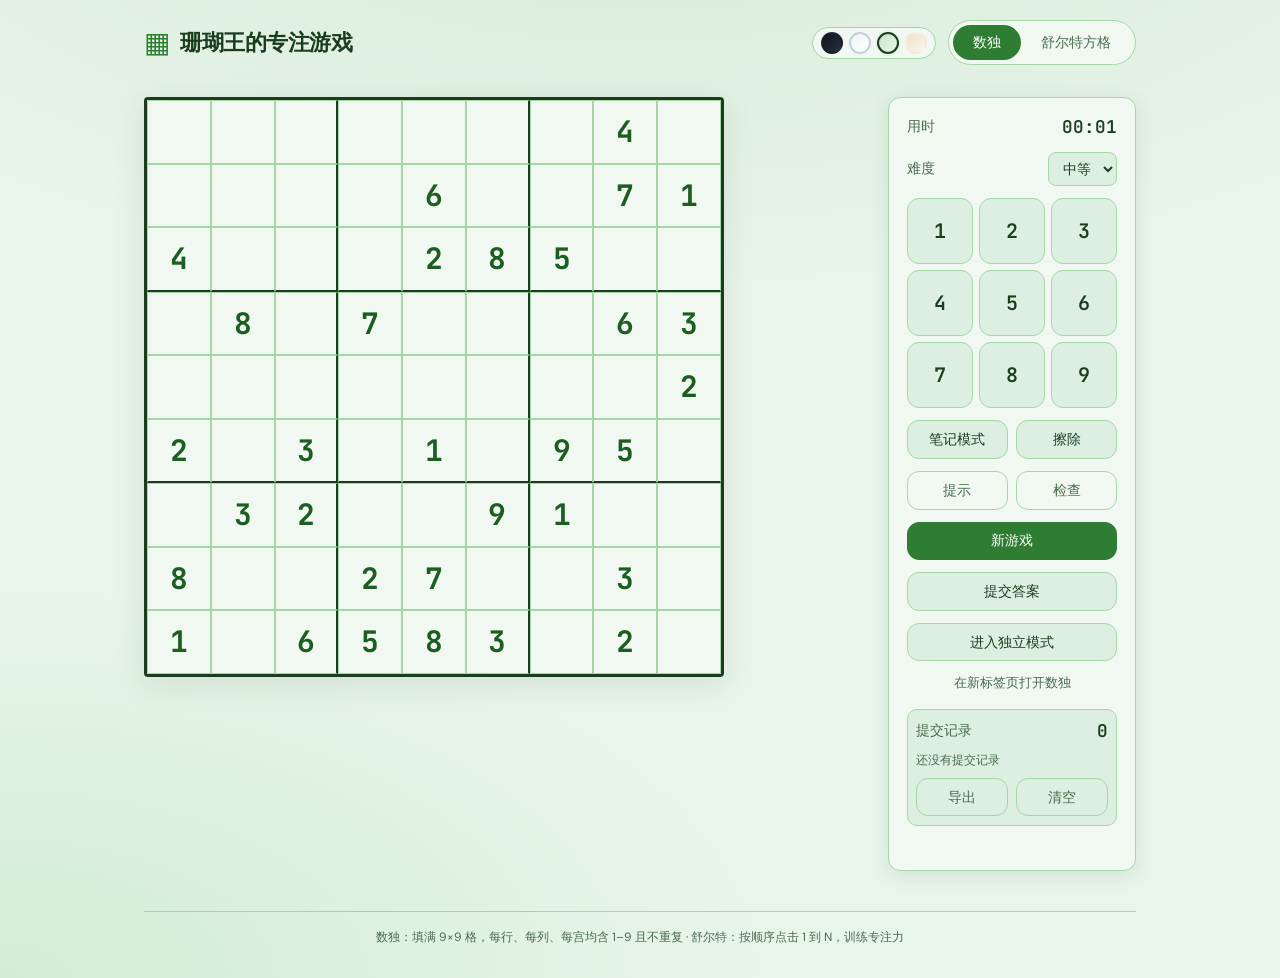
<file: index.html>
<!DOCTYPE html>
<html lang="zh-CN">
<head>
  <meta charset="UTF-8">
  <meta name="viewport" content="width=device-width, initial-scale=1.0">
  <title>珊瑚王的专注游戏</title>
  <link rel="preconnect" href="https://fonts.googleapis.com">
  <link rel="preconnect" href="https://fonts.gstatic.com" crossorigin>
  <link href="https://fonts.googleapis.com/css2?family=DM+Sans:ital,opsz,wght@0,9..40,400;0,9..40,500;0,9..40,600;0,9..40,700&family=JetBrains+Mono:wght@500;600&display=swap" rel="stylesheet">
  <link rel="stylesheet" href="css/style.css">
  <script>
    (function () {
      var t = localStorage.getItem("app-theme") || "green";
      document.documentElement.setAttribute("data-theme", t);
    })();
  </script>
</head>
<body>
  <div class="app">
    <header class="header">
      <div class="logo">
        <span class="logo-icon">▦</span>
        <h1>珊瑚王的专注游戏</h1>
      </div>
      <div class="header-actions">
        <div class="theme-switcher" role="group" aria-label="背景主题">
          <button type="button" class="theme-dot" data-theme="dark" title="深色" aria-label="深色"></button>
          <button type="button" class="theme-dot" data-theme="light" title="浅色" aria-label="浅色"></button>
          <button type="button" class="theme-dot" data-theme="green" title="护眼绿" aria-label="护眼绿"></button>
          <button type="button" class="theme-dot" data-theme="warm" title="暖色" aria-label="暖色"></button>
        </div>
        <nav class="tabs" role="tablist">
          <button class="tab active" data-tab="sudoku" role="tab" aria-selected="true">数独</button>
          <button class="tab" data-tab="schulte" role="tab" aria-selected="false">舒尔特方格</button>
        </nav>
      </div>
    </header>

    <main>
      <!-- 数独 -->
      <section id="panel-sudoku" class="panel active" role="tabpanel">
        <div id="sudoku-standalone-nav" class="sudoku-standalone-nav" hidden>
          <button type="button" class="btn btn-ghost" id="sudoku-exit-standalone">← 返回首页</button>
          <span class="standalone-badge" title="无提示，填完后自动检测">独立模式 · 无提示</span>
        </div>
        <div class="game-layout">
          <div class="board-wrap">
            <div id="sudoku-grid" class="sudoku-grid" aria-label="数独棋盘"></div>
          </div>
          <aside class="sidebar">
            <div class="stat-row">
              <span class="stat-label">用时</span>
              <span id="sudoku-timer" class="stat-value mono">00:00</span>
            </div>
            <div class="stat-row">
              <span class="stat-label">难度</span>
              <select id="sudoku-difficulty" class="select">
                <option value="easy">简单</option>
                <option value="medium" selected>中等</option>
                <option value="hard">困难</option>
                <option value="expert">专家</option>
              </select>
            </div>
            <div class="numpad" id="sudoku-numpad"></div>
            <div class="btn-group">
              <button type="button" class="btn btn-secondary" id="sudoku-note-toggle">笔记模式</button>
              <button type="button" class="btn btn-secondary" id="sudoku-erase">擦除</button>
            </div>
            <div class="btn-group sudoku-assist" id="sudoku-assist">
              <button type="button" class="btn btn-ghost" id="sudoku-hint">提示</button>
              <button type="button" class="btn btn-ghost" id="sudoku-check">检查</button>
            </div>
            <button type="button" class="btn btn-primary btn-block" id="sudoku-new">新游戏</button>
            <button type="button" class="btn btn-secondary btn-block" id="sudoku-submit">提交答案</button>
            <button type="button" class="btn btn-secondary btn-block" id="sudoku-standalone-toggle">进入独立模式</button>
            <a href="sudoku.html" class="standalone-link" target="_blank" rel="noopener">在新标签页打开数独</a>
            <div class="history-box">
              <div class="history-head">
                <span class="stat-label">提交记录</span>
                <span class="stat-value mono" id="sudoku-history-count">0</span>
              </div>
              <ul id="sudoku-history-list" class="history-list">
                <li class="history-empty">还没有提交记录</li>
              </ul>
              <div class="btn-group">
                <button type="button" class="btn btn-ghost" id="sudoku-export-history">导出</button>
                <button type="button" class="btn btn-ghost" id="sudoku-clear-history">清空</button>
              </div>
            </div>
            <p id="sudoku-message" class="message" aria-live="polite"></p>
          </aside>
        </div>
      </section>

      <!-- 舒尔特方格 -->
      <section id="panel-schulte" class="panel" role="tabpanel" hidden>
        <div class="schulte-layout">
          <div class="schulte-info">
            <div class="stat-card">
              <span class="stat-label">当前目标</span>
              <span id="schulte-target" class="stat-value large mono">1</span>
            </div>
            <div class="stat-card">
              <span class="stat-label">用时</span>
              <span id="schulte-timer" class="stat-value mono">0.00s</span>
            </div>
            <div class="stat-card">
              <span class="stat-label">最佳纪录</span>
              <span id="schulte-best" class="stat-value mono">—</span>
            </div>
          </div>
          <div class="schulte-controls">
            <label class="control-label">
              方格大小
              <select id="schulte-size" class="select">
                <option value="3">3×3</option>
                <option value="4" selected>4×4</option>
                <option value="5">5×5</option>
                <option value="6">6×6</option>
              </select>
            </label>
            <button type="button" class="btn btn-primary" id="schulte-start">开始 / 重新开始</button>
          </div>
          <div id="schulte-grid" class="schulte-grid size-4" aria-label="舒尔特方格"></div>
          <p id="schulte-message" class="message center" aria-live="polite">点击「开始」后，按从小到大的顺序依次点击数字</p>
        </div>
      </section>
    </main>

    <footer class="footer">
      <p>数独：填满 9×9 格，每行、每列、每宫均含 1–9 且不重复 · 舒尔特：按顺序点击 1 到 N，训练专注力</p>
    </footer>
  </div>

  <div id="toast" class="toast" hidden></div>

  <script src="js/sudoku-history.js"></script>
  <script src="js/sudoku.js"></script>
  <script src="js/schulte.js"></script>
  <script src="js/app.js"></script>
</body>
</html>
</file>
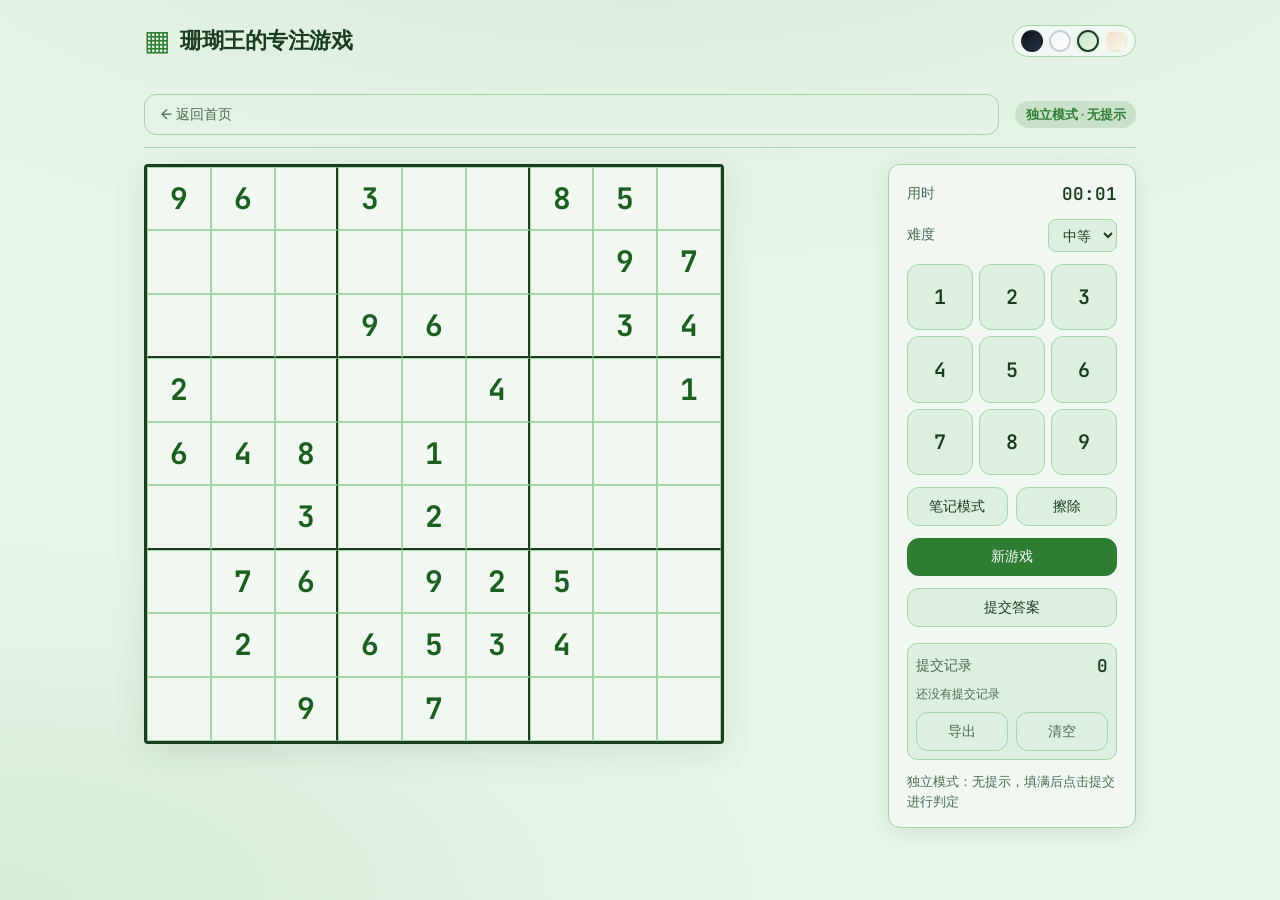
<file: sudoku.html>
<!DOCTYPE html>
<html lang="zh-CN">
<head>
  <meta charset="UTF-8">
  <meta name="viewport" content="width=device-width, initial-scale=1.0">
  <title>数独 - 珊瑚王的专注游戏</title>
  <link rel="preconnect" href="https://fonts.googleapis.com">
  <link rel="preconnect" href="https://fonts.gstatic.com" crossorigin>
  <link href="https://fonts.googleapis.com/css2?family=DM+Sans:ital,opsz,wght@0,9..40,400;0,9..40,500;0,9..40,600;0,9..40,700&family=JetBrains+Mono:wght@500;600&display=swap" rel="stylesheet">
  <link rel="stylesheet" href="css/style.css">
  <script>
    (function () {
      var t = localStorage.getItem("app-theme") || "green";
      document.documentElement.setAttribute("data-theme", t);
    })();
  </script>
</head>
<body class="sudoku-page">
  <div class="app">
    <header class="header">
      <div class="logo">
        <span class="logo-icon">▦</span>
        <h1>珊瑚王的专注游戏</h1>
      </div>
      <div class="header-actions">
        <div class="theme-switcher" role="group" aria-label="背景主题">
          <button type="button" class="theme-dot" data-theme="dark" title="深色" aria-label="深色"></button>
          <button type="button" class="theme-dot" data-theme="light" title="浅色" aria-label="浅色"></button>
          <button type="button" class="theme-dot" data-theme="green" title="护眼绿" aria-label="护眼绿"></button>
          <button type="button" class="theme-dot" data-theme="warm" title="暖色" aria-label="暖色"></button>
        </div>
      </div>
    </header>

    <main>
      <section id="panel-sudoku" class="panel active" role="tabpanel">
        <div class="sudoku-page-top">
          <a href="index.html" class="btn btn-ghost">← 返回首页</a>
          <span class="standalone-badge">独立模式 · 无提示</span>
        </div>
        <div class="game-layout">
          <div class="board-wrap">
            <div id="sudoku-grid" class="sudoku-grid" aria-label="数独棋盘"></div>
          </div>
          <aside class="sidebar">
            <div class="stat-row">
              <span class="stat-label">用时</span>
              <span id="sudoku-timer" class="stat-value mono">00:00</span>
            </div>
            <div class="stat-row">
              <span class="stat-label">难度</span>
              <select id="sudoku-difficulty" class="select">
                <option value="easy">简单</option>
                <option value="medium" selected>中等</option>
                <option value="hard">困难</option>
                <option value="expert">专家</option>
              </select>
            </div>
            <div class="numpad" id="sudoku-numpad"></div>
            <div class="btn-group">
              <button type="button" class="btn btn-secondary" id="sudoku-note-toggle">笔记模式</button>
              <button type="button" class="btn btn-secondary" id="sudoku-erase">擦除</button>
            </div>
            <div class="btn-group sudoku-assist" id="sudoku-assist">
              <button type="button" class="btn btn-ghost" id="sudoku-hint">提示</button>
              <button type="button" class="btn btn-ghost" id="sudoku-check">检查</button>
            </div>
            <button type="button" class="btn btn-primary btn-block" id="sudoku-new">新游戏</button>
            <button type="button" class="btn btn-secondary btn-block" id="sudoku-submit">提交答案</button>
            <div class="history-box">
              <div class="history-head">
                <span class="stat-label">提交记录</span>
                <span class="stat-value mono" id="sudoku-history-count">0</span>
              </div>
              <ul id="sudoku-history-list" class="history-list">
                <li class="history-empty">还没有提交记录</li>
              </ul>
              <div class="btn-group">
                <button type="button" class="btn btn-ghost" id="sudoku-export-history">导出</button>
                <button type="button" class="btn btn-ghost" id="sudoku-clear-history">清空</button>
              </div>
            </div>
            <p id="sudoku-message" class="message" aria-live="polite"></p>
          </aside>
        </div>
      </section>
    </main>
  </div>

  <div id="toast" class="toast" hidden></div>

  <script src="js/sudoku-history.js"></script>
  <script src="js/sudoku.js"></script>
  <script src="js/app-sudoku-only.js"></script>
</body>
</html>
</file>
<file: css/style.css>
:root,
[data-theme="dark"] {
  --bg: #0f1419;
  --surface: #1a2332;
  --surface-2: #243044;
  --border: #2d3f56;
  --text: #e8edf4;
  --text-muted: #8b9cb3;
  --accent: #3d9cf5;
  --accent-dim: #2a6fad;
  --success: #34d399;
  --warning: #fbbf24;
  --error: #f87171;
  --given: #6ee7b7;
  --highlight: rgba(61, 156, 245, 0.15);
  --highlight-peer: rgba(61, 156, 245, 0.08);
  --highlight-same: rgba(61, 156, 245, 0.25);
  --highlight-conflict: rgba(248, 113, 113, 0.25);
  --note-active-bg: rgba(61, 156, 245, 0.2);
  --schulte-done-bg: rgba(52, 211, 153, 0.15);
  --note: #94a3b8;
  --on-accent: #fff;
  --shadow: rgba(0, 0, 0, 0.35);
  --shadow-toast: rgba(0, 0, 0, 0.4);
  --bg-gradient: radial-gradient(ellipse 80% 50% at 50% -20%, rgba(61, 156, 245, 0.12), transparent),
    radial-gradient(ellipse 60% 40% at 100% 100%, rgba(52, 211, 153, 0.06), transparent);
  --radius: 12px;
  --font: "DM Sans", system-ui, sans-serif;
  --mono: "JetBrains Mono", monospace;
}

[data-theme="light"] {
  --bg: #f0f4f8;
  --surface: #ffffff;
  --surface-2: #e8eef4;
  --border: #c5d0de;
  --text: #1a2332;
  --text-muted: #5a6b82;
  --accent: #2563eb;
  --accent-dim: #1d4ed8;
  --success: #059669;
  --warning: #d97706;
  --error: #dc2626;
  --given: #047857;
  --highlight: rgba(37, 99, 235, 0.12);
  --highlight-peer: rgba(37, 99, 235, 0.06);
  --highlight-same: rgba(37, 99, 235, 0.2);
  --highlight-conflict: rgba(220, 38, 38, 0.15);
  --note-active-bg: rgba(37, 99, 235, 0.12);
  --schulte-done-bg: rgba(5, 150, 105, 0.12);
  --note: #64748b;
  --on-accent: #fff;
  --shadow: rgba(15, 23, 42, 0.1);
  --shadow-toast: rgba(15, 23, 42, 0.15);
  --bg-gradient: radial-gradient(ellipse 80% 50% at 50% -20%, rgba(37, 99, 235, 0.08), transparent),
    radial-gradient(ellipse 60% 40% at 100% 100%, rgba(5, 150, 105, 0.05), transparent);
}

[data-theme="green"] {
  --bg: #e8f5e9;
  --surface: #f1f8f2;
  --surface-2: #dcefe0;
  --border: #a5d6a7;
  --text: #1b3d1f;
  --text-muted: #4a6b4e;
  --accent: #2e7d32;
  --accent-dim: #1b5e20;
  --success: #1b8a4a;
  --warning: #e65100;
  --error: #c62828;
  --given: #1b5e20;
  --highlight: rgba(46, 125, 50, 0.14);
  --highlight-peer: rgba(46, 125, 50, 0.07);
  --highlight-same: rgba(46, 125, 50, 0.22);
  --highlight-conflict: rgba(198, 40, 40, 0.15);
  --note-active-bg: rgba(46, 125, 50, 0.15);
  --schulte-done-bg: rgba(27, 138, 74, 0.14);
  --note: #5a7a5e;
  --on-accent: #fff;
  --shadow: rgba(27, 61, 31, 0.1);
  --shadow-toast: rgba(27, 61, 31, 0.12);
  --bg-gradient: radial-gradient(ellipse 80% 50% at 50% -20%, rgba(46, 125, 50, 0.1), transparent),
    radial-gradient(ellipse 60% 40% at 0% 100%, rgba(129, 199, 132, 0.2), transparent);
}

[data-theme="warm"] {
  --bg: #faf6f0;
  --surface: #fffdf8;
  --surface-2: #f0e8dc;
  --border: #d4c4b0;
  --text: #3d3228;
  --text-muted: #7a6b5a;
  --accent: #c45c26;
  --accent-dim: #a34a1e;
  --success: #2d6a4f;
  --warning: #b8860b;
  --error: #b91c1c;
  --given: #8b4513;
  --highlight: rgba(196, 92, 38, 0.12);
  --highlight-peer: rgba(196, 92, 38, 0.06);
  --highlight-same: rgba(196, 92, 38, 0.2);
  --highlight-conflict: rgba(185, 28, 28, 0.15);
  --note-active-bg: rgba(196, 92, 38, 0.12);
  --schulte-done-bg: rgba(45, 106, 79, 0.12);
  --note: #8a7a6a;
  --on-accent: #fff;
  --shadow: rgba(61, 50, 40, 0.12);
  --shadow-toast: rgba(61, 50, 40, 0.15);
  --bg-gradient: radial-gradient(ellipse 80% 50% at 50% -20%, rgba(196, 92, 38, 0.08), transparent),
    radial-gradient(ellipse 60% 40% at 100% 0%, rgba(255, 200, 120, 0.15), transparent);
}

*,
*::before,
*::after {
  box-sizing: border-box;
  margin: 0;
  padding: 0;
}

html {
  font-size: 16px;
}

body {
  font-family: var(--font);
  background-color: var(--bg);
  background-image: var(--bg-gradient);
  color: var(--text);
  min-height: 100vh;
  line-height: 1.5;
  transition: background-color 0.35s ease, color 0.25s ease;
}

.app {
  max-width: 1040px;
  margin: 0 auto;
  padding: 1.25rem 1.5rem 2rem;
  min-height: 100vh;
  display: flex;
  flex-direction: column;
}

main {
  flex: 1;
}

/* Header */
.header {
  display: flex;
  flex-wrap: wrap;
  align-items: center;
  justify-content: space-between;
  gap: 1rem;
  margin-bottom: 2rem;
}

.logo {
  display: flex;
  align-items: center;
  gap: 0.6rem;
}

.logo-icon {
  font-size: 1.75rem;
  color: var(--accent);
}

.logo h1 {
  font-size: clamp(1.1rem, 3.5vw, 1.4rem);
  font-weight: 700;
  letter-spacing: -0.02em;
  white-space: nowrap;
}

.header-actions {
  display: flex;
  flex-wrap: wrap;
  align-items: center;
  gap: 0.75rem;
}

.theme-switcher {
  display: flex;
  align-items: center;
  gap: 6px;
  padding: 4px 8px;
  background: var(--surface);
  border: 1px solid var(--border);
  border-radius: 999px;
}

.theme-dot {
  width: 22px;
  height: 22px;
  border-radius: 50%;
  border: 2px solid transparent;
  cursor: pointer;
  padding: 0;
  transition: transform 0.15s, box-shadow 0.15s, border-color 0.15s;
}

.theme-dot:hover {
  transform: scale(1.1);
}

.theme-dot.active {
  border-color: var(--text);
  box-shadow: 0 0 0 2px var(--bg);
}

.theme-dot[data-theme="dark"] { background: linear-gradient(135deg, #0f1419, #243044); }
.theme-dot[data-theme="light"] { background: linear-gradient(135deg, #f0f4f8, #ffffff); border-color: #c5d0de; }
.theme-dot[data-theme="green"] { background: linear-gradient(135deg, #c8e6c9, #e8f5e9); }
.theme-dot[data-theme="warm"] { background: linear-gradient(135deg, #f0e0c8, #faf6f0); }

.tabs {
  display: flex;
  background: var(--surface);
  border-radius: 999px;
  padding: 4px;
  border: 1px solid var(--border);
}

.tab {
  font-family: inherit;
  font-size: 0.9rem;
  font-weight: 500;
  padding: 0.5rem 1.25rem;
  border: none;
  border-radius: 999px;
  background: transparent;
  color: var(--text-muted);
  cursor: pointer;
  transition: color 0.2s, background 0.2s;
}

.tab:hover {
  color: var(--text);
}

.tab.active {
  background: var(--accent);
  color: var(--on-accent);
}

/* Panels */
.panel {
  display: none;
  flex: 1;
  animation: fadeIn 0.3s ease;
}

.panel.active {
  display: block;
}

@keyframes fadeIn {
  from { opacity: 0; transform: translateY(6px); }
  to { opacity: 1; transform: translateY(0); }
}

/* Sudoku layout */
.game-layout {
  display: grid;
  grid-template-columns: 1fr;
  gap: 1.25rem;
  align-items: start;
}

@media (min-width: 680px) {
  .game-layout {
    grid-template-columns: minmax(0, 1fr) 248px;
    gap: 2rem;
    align-items: start;
  }
}

.board-wrap {
  display: flex;
  justify-content: center;
}

@media (min-width: 680px) {
  .board-wrap {
    justify-content: flex-start;
  }
}

.sudoku-grid {
  display: grid;
  grid-template-columns: repeat(9, 1fr);
  width: min(100%, 580px);
  aspect-ratio: 1;
  background: var(--surface);
  border: 3px solid var(--text);
  border-radius: 4px;
  overflow: hidden;
  box-shadow: 0 8px 32px var(--shadow);
}

.sudoku-cell {
  position: relative;
  display: flex;
  align-items: center;
  justify-content: center;
  font-family: var(--mono);
  font-size: clamp(1.15rem, 4.5vw, 1.85rem);
  font-weight: 600;
  background: var(--surface);
  border: 1px solid var(--border);
  cursor: pointer;
  user-select: none;
  transition: background 0.15s;
}

.sudoku-cell:nth-child(3n):not(:nth-child(9n)) {
  border-right-width: 2px;
  border-right-color: var(--text);
}

.sudoku-cell:nth-child(n+19):nth-child(-n+27),
.sudoku-cell:nth-child(n+46):nth-child(-n+54) {
  border-bottom-width: 2px;
  border-bottom-color: var(--text);
}

.sudoku-cell.given {
  color: var(--given);
  font-weight: 700;
  cursor: default;
}

.sudoku-cell.selected {
  background: var(--highlight);
}

.sudoku-cell.highlight-peer {
  background: var(--highlight-peer);
}

.sudoku-cell.same-value {
  background: var(--highlight-same);
}

.sudoku-cell.conflict {
  background: var(--highlight-conflict);
  color: var(--error);
}

.sudoku-cell .value {
  line-height: 1;
}

.sudoku-cell .notes {
  position: absolute;
  inset: 2px;
  display: grid;
  grid-template-columns: repeat(3, 1fr);
  grid-template-rows: repeat(3, 1fr);
  font-size: 0.45em;
  font-weight: 500;
  color: var(--note);
  pointer-events: none;
}

.sudoku-cell .notes span {
  display: flex;
  align-items: center;
  justify-content: center;
}

/* Sidebar */
.sidebar {
  display: flex;
  flex-direction: column;
  gap: 0.75rem;
  background: var(--surface);
  border: 1px solid var(--border);
  border-radius: var(--radius);
  padding: 1rem 1.1rem;
  box-shadow: 0 4px 20px var(--shadow);
}

@media (max-width: 679px) {
  .sidebar {
    max-width: 580px;
    margin: 0 auto;
    width: 100%;
  }
}

.stat-row {
  display: flex;
  justify-content: space-between;
  align-items: center;
}

.stat-label {
  font-size: 0.85rem;
  color: var(--text-muted);
}

.stat-value {
  font-size: 1.1rem;
  font-weight: 600;
}

.mono {
  font-family: var(--mono);
}

.select {
  font-family: inherit;
  font-size: 0.9rem;
  padding: 0.35rem 0.6rem;
  border-radius: 8px;
  border: 1px solid var(--border);
  background: var(--surface-2);
  color: var(--text);
  cursor: pointer;
}

.numpad {
  display: grid;
  grid-template-columns: repeat(3, 1fr);
  gap: 6px;
}

.numpad-btn {
  font-family: var(--mono);
  font-size: 1.25rem;
  font-weight: 600;
  aspect-ratio: 1;
  border: 1px solid var(--border);
  border-radius: var(--radius);
  background: var(--surface-2);
  color: var(--text);
  cursor: pointer;
  transition: background 0.15s, transform 0.1s;
}

.numpad-btn:hover {
  background: var(--surface);
  border-color: var(--accent-dim);
}

.numpad-btn:active {
  transform: scale(0.96);
}

.numpad-btn.done {
  opacity: 0.35;
  pointer-events: none;
}

.btn-group {
  display: flex;
  gap: 0.5rem;
}

.btn {
  font-family: inherit;
  font-size: 0.875rem;
  font-weight: 500;
  padding: 0.55rem 1rem;
  border-radius: var(--radius);
  border: 1px solid transparent;
  cursor: pointer;
  transition: background 0.15s, border-color 0.15s;
}

.btn-block {
  width: 100%;
}

.btn-primary {
  background: var(--accent);
  color: var(--on-accent);
  border-color: var(--accent);
}

.btn-primary:hover {
  background: var(--accent-dim);
}

.btn-secondary {
  flex: 1;
  background: var(--surface-2);
  color: var(--text);
  border-color: var(--border);
}

.btn-secondary:hover {
  border-color: var(--accent-dim);
}

.btn-secondary.active {
  background: var(--note-active-bg);
  border-color: var(--accent);
  color: var(--accent);
}

.btn-ghost {
  flex: 1;
  background: transparent;
  color: var(--text-muted);
  border-color: var(--border);
}

.btn-ghost:hover {
  color: var(--text);
  border-color: var(--text-muted);
}

.message {
  font-size: 0.8rem;
  color: var(--text-muted);
  min-height: 1.2em;
}

.message.center {
  text-align: center;
}

.message.success {
  color: var(--success);
}

.message.error {
  color: var(--error);
}

.history-box {
  margin-top: 0.25rem;
  border: 1px solid var(--border);
  border-radius: 10px;
  padding: 0.55rem;
  background: var(--surface-2);
}

.history-head {
  display: flex;
  align-items: center;
  justify-content: space-between;
  margin-bottom: 0.4rem;
}

.history-list {
  list-style: none;
  max-height: 180px;
  overflow: auto;
  display: flex;
  flex-direction: column;
  gap: 0.4rem;
  margin-bottom: 0.5rem;
}

.history-day {
  border-bottom: 1px dashed var(--border);
  padding-bottom: 0.35rem;
}

.history-day:last-child {
  border-bottom: none;
  padding-bottom: 0;
}

.history-day-title {
  font-size: 0.75rem;
  color: var(--text-muted);
  margin-bottom: 0.2rem;
}

.history-day-list {
  list-style: none;
  display: flex;
  flex-direction: column;
  gap: 0.18rem;
}

.history-item {
  display: flex;
  justify-content: space-between;
  gap: 0.4rem;
  font-size: 0.75rem;
}

.history-time {
  font-family: var(--mono);
  color: var(--text-muted);
}

.history-meta {
  text-align: right;
}

.history-empty {
  font-size: 0.78rem;
  color: var(--text-muted);
}

/* Schulte */
.schulte-layout {
  display: flex;
  flex-direction: column;
  align-items: center;
  gap: 1.25rem;
}

.schulte-info {
  display: flex;
  flex-wrap: wrap;
  gap: 1rem;
  justify-content: center;
  width: 100%;
}

.stat-card {
  background: var(--surface);
  border: 1px solid var(--border);
  border-radius: var(--radius);
  padding: 0.75rem 1.25rem;
  text-align: center;
  min-width: 120px;
}

.stat-card .stat-value.large {
  font-size: 2rem;
  color: var(--accent);
}

.schulte-controls {
  display: flex;
  flex-wrap: wrap;
  align-items: flex-end;
  gap: 1rem;
  justify-content: center;
}

.control-label {
  display: flex;
  flex-direction: column;
  gap: 0.35rem;
  font-size: 0.85rem;
  color: var(--text-muted);
}

.schulte-grid {
  display: grid;
  gap: 8px;
  width: min(96vw, 560px);
  aspect-ratio: 1;
  padding: 4px;
}

.schulte-grid.size-3 { grid-template-columns: repeat(3, 1fr); }
.schulte-grid.size-4 { grid-template-columns: repeat(4, 1fr); }
.schulte-grid.size-5 { grid-template-columns: repeat(5, 1fr); }
.schulte-grid.size-6 { grid-template-columns: repeat(6, 1fr); }

.schulte-cell {
  display: flex;
  align-items: center;
  justify-content: center;
  font-family: var(--mono);
  font-weight: 600;
  background: var(--surface);
  border: 2px solid var(--border);
  border-radius: var(--radius);
  cursor: pointer;
  transition: transform 0.12s, background 0.15s, border-color 0.15s;
  user-select: none;
}

.schulte-grid.size-3 .schulte-cell { font-size: 2.1rem; }
.schulte-grid.size-4 .schulte-cell { font-size: 1.75rem; }
.schulte-grid.size-5 .schulte-cell { font-size: 1.4rem; }
.schulte-grid.size-6 .schulte-cell { font-size: 1.2rem; }

.schulte-cell:hover:not(.done):not(:disabled) {
  border-color: var(--accent);
  transform: scale(1.03);
}

.schulte-cell.done {
  background: var(--schulte-done-bg);
  border-color: var(--success);
  color: var(--success);
  cursor: default;
  transform: none;
}

.schulte-cell.wrong {
  animation: shake 0.35s ease;
  border-color: var(--error);
}

.schulte-cell:disabled {
  cursor: default;
  opacity: 0.5;
}

@keyframes shake {
  0%, 100% { transform: translateX(0); }
  25% { transform: translateX(-4px); }
  75% { transform: translateX(4px); }
}

/* Footer */
.footer {
  margin-top: 2.5rem;
  padding-top: 1rem;
  border-top: 1px solid var(--border);
  text-align: center;
}

.footer p {
  font-size: 0.75rem;
  color: var(--text-muted);
}

/* Toast */
.toast {
  position: fixed;
  bottom: 1.5rem;
  left: 50%;
  transform: translateX(-50%);
  background: var(--surface-2);
  border: 1px solid var(--border);
  color: var(--text);
  padding: 0.75rem 1.25rem;
  border-radius: 999px;
  font-size: 0.9rem;
  box-shadow: 0 8px 24px var(--shadow-toast);
  z-index: 100;
  animation: toastIn 0.3s ease;
}

.toast.success {
  border-color: var(--success);
  color: var(--success);
}

@keyframes toastIn {
  from { opacity: 0; transform: translateX(-50%) translateY(12px); }
  to { opacity: 1; transform: translateX(-50%) translateY(0); }
}

/* 数独独立模式 */
.sudoku-standalone-nav {
  display: none;
  align-items: center;
  justify-content: space-between;
  gap: 1rem;
  margin-bottom: 1rem;
  padding-bottom: 0.75rem;
  border-bottom: 1px solid var(--border);
}

.standalone-badge {
  font-size: 0.8rem;
  font-weight: 600;
  color: var(--accent);
  padding: 0.25rem 0.65rem;
  background: var(--note-active-bg);
  border-radius: 999px;
}

body.sudoku-standalone .sudoku-standalone-nav {
  display: flex;
}

body.sudoku-standalone .footer,
body.sudoku-standalone .header .logo,
body.sudoku-standalone .header .tabs {
  display: none;
}

body.sudoku-standalone .header {
  justify-content: flex-end;
  margin-bottom: 0.75rem;
}

body.sudoku-standalone .app,
body.sudoku-page .app {
  max-width: 1040px;
}

body.sudoku-page .footer,
body.sudoku-page #panel-schulte {
  display: none !important;
}

body.sudoku-page .header {
  justify-content: space-between;
}

body.sudoku-page .sudoku-standalone-nav {
  display: none;
}

body.sudoku-page #sudoku-standalone-toggle {
  display: none;
}

body.sudoku-standalone .sudoku-assist,
body.sudoku-page .sudoku-assist {
  display: none;
}

.sudoku-page-top {
  display: flex;
  align-items: center;
  justify-content: space-between;
  gap: 1rem;
  margin-bottom: 1rem;
  padding-bottom: 0.75rem;
  border-bottom: 1px solid var(--border);
}

.sudoku-page-top a {
  text-decoration: none;
}

.standalone-link {
  display: block;
  text-align: center;
  font-size: 0.8rem;
  color: var(--text-muted);
  text-decoration: none;
}

.standalone-link:hover {
  color: var(--accent);
}

body.sudoku-standalone .standalone-link {
  display: none;
}
</file>
